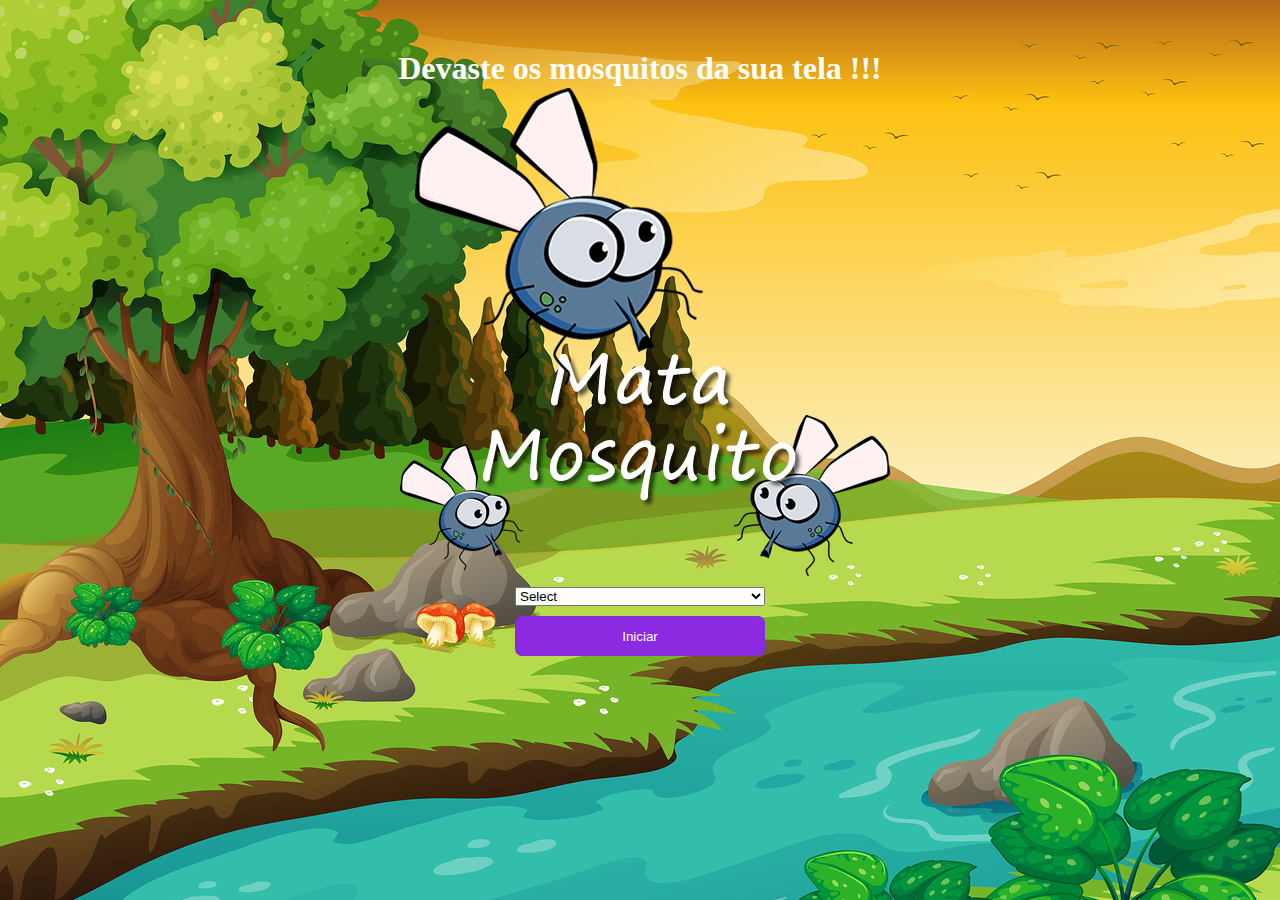
<file: index.html>
<!DOCTYPE html>
<html lang="pt-br">
  <head>
    <meta charset="UTF-8" />
    <meta http-equiv="X-UA-Compatible" content="IE=edge" />
    <meta name="viewport" content="width=device-width, initial-scale=1.0" />
    <link
      href="https://cdn.jsdelivr.net/npm/bootstrap@5.3.0-alpha3/dist/css/bootstrap.min.css"
      rel="stylesheet"
      integrity="sha384-KK94CHFLLe+nY2dmCWGMq91rCGa5gtU4mk92HdvYe+M/SXH301p5ILy+dN9+nJOZ"
      crossorigin="anonymous"
    />
    <link rel="stylesheet" href="style.css" />

    <script>
      function start() {
        var nivel = document.getElementById('nivel').value

        if(nivel === '') {
          alert('Selecione um nível para iniciar o jogo')
          return false
        }
        window.location.href = "app.html?" + nivel

      }
    </script>

    <title>Vitória</title>
  </head>
  <body>
    <div class="container">
      <h1>Devaste os mosquitos da sua tela !!!</h1>
      <div class="image">
        <img src="assets/imagens/game.png" alt="" />
      </div>

      <div class="selecionar">
        <select name="nivel" id="nivel">
          <option value="">Select</option>
          <option value="easy">Easy</option>
          <option value="normal">Normal</option>
          <option value="hard">Hard</option>-
        </select>
      </div>
      <button id="buttone" onclick="start()">Iniciar</button>
    </div>
  </body>
</html>
</file>
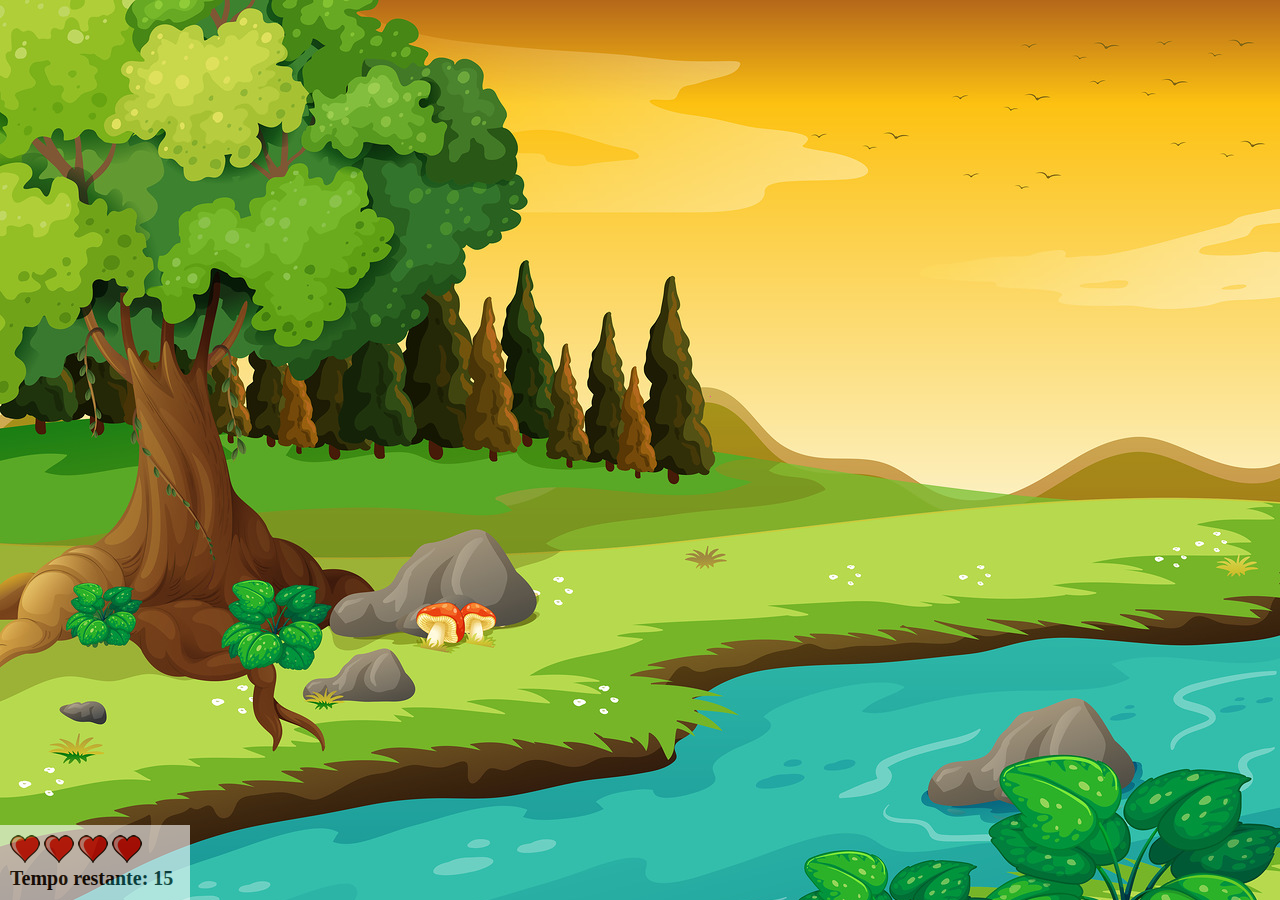
<file: app.html>
<!DOCTYPE html>
<html lang="pt-br">
  <head>
    <meta charset="UTF-8" />
    <meta http-equiv="X-UA-Compatible" content="IE=edge" />
    <meta name="viewport" content="width=device-width, initial-scale=1.0" />
    <link rel="stylesheet" href="style.css" />
    <script src="./jogo.js"></script>
    <title>Document</title>
  </head>
  <body onresize="ajustaTela()">
    <div class="painel">
      <div class="vidas">
        <img
          id="v1"
          src="./assets/imagens/coracao_cheio.png"
          alt="coração vazio"
        />
        <img
          id="v2"
          src="./assets/imagens/coracao_cheio.png"
          alt="coração cheio"
        />
        <img
          id="v3"
          src="./assets/imagens/coracao_cheio.png"
          alt="coração cheio"
        />
        <img
          id="v4"
          src="./assets/imagens/coracao_cheio.png"
          alt="coração cheio"
        />
      </div>
      <div class="cronometro">
        Tempo restante: <span id="cronometro"></span>
      </div>
    </div>

    <script>
      document.getElementById("cronometro").innerHTML = tempo;

      var criaMosquito = setInterval(function () {
        positionRandom();
      }, criaMosquitoTempo);
    </script>
  </body>
</html>
</file>
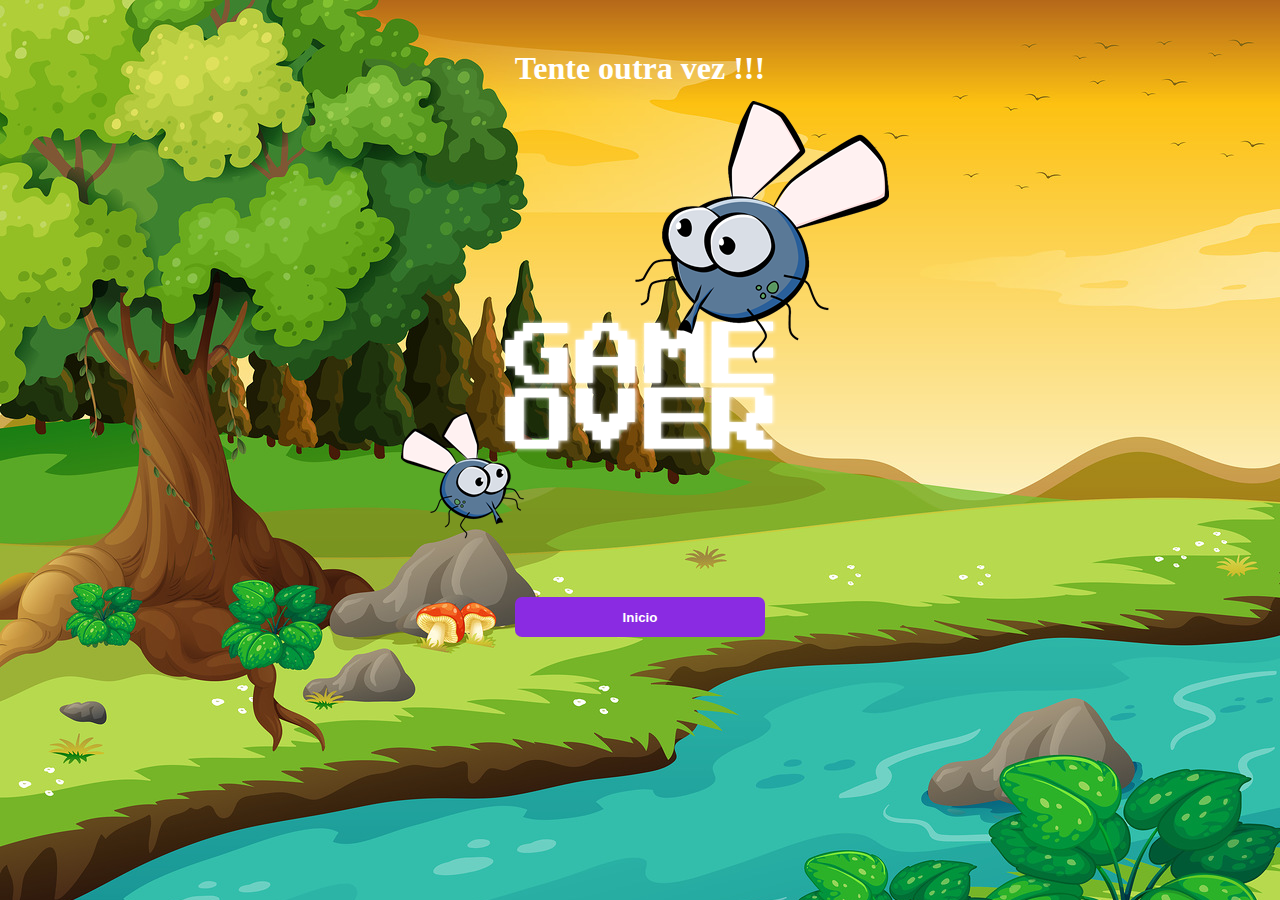
<file: fim_de_jogo.html>
<!DOCTYPE html>
<html lang="pt-br">
  <head>
    <meta charset="UTF-8" />
    <meta http-equiv="X-UA-Compatible" content="IE=edge" />
    <meta name="viewport" content="width=device-width, initial-scale=1.0" />
    <link
      href="https://cdn.jsdelivr.net/npm/bootstrap@5.3.0-alpha3/dist/css/bootstrap.min.css"
      rel="stylesheet"
      integrity="sha384-KK94CHFLLe+nY2dmCWGMq91rCGa5gtU4mk92HdvYe+M/SXH301p5ILy+dN9+nJOZ"
      crossorigin="anonymous"
    />
    <link rel="stylesheet" href="style.css" />
    <title>Fim de Jogo</title>
  </head>
  <body>
    <div class="container">
      <h1>Tente outra vez !!!</h1>
      <div class="image">
        <img src="assets/imagens/game_over.png" alt="" />
      </div>
      <button id="starte"><a href="./index.html">Inicio</a></button>
    </div>
  </body>
</html>
</file>
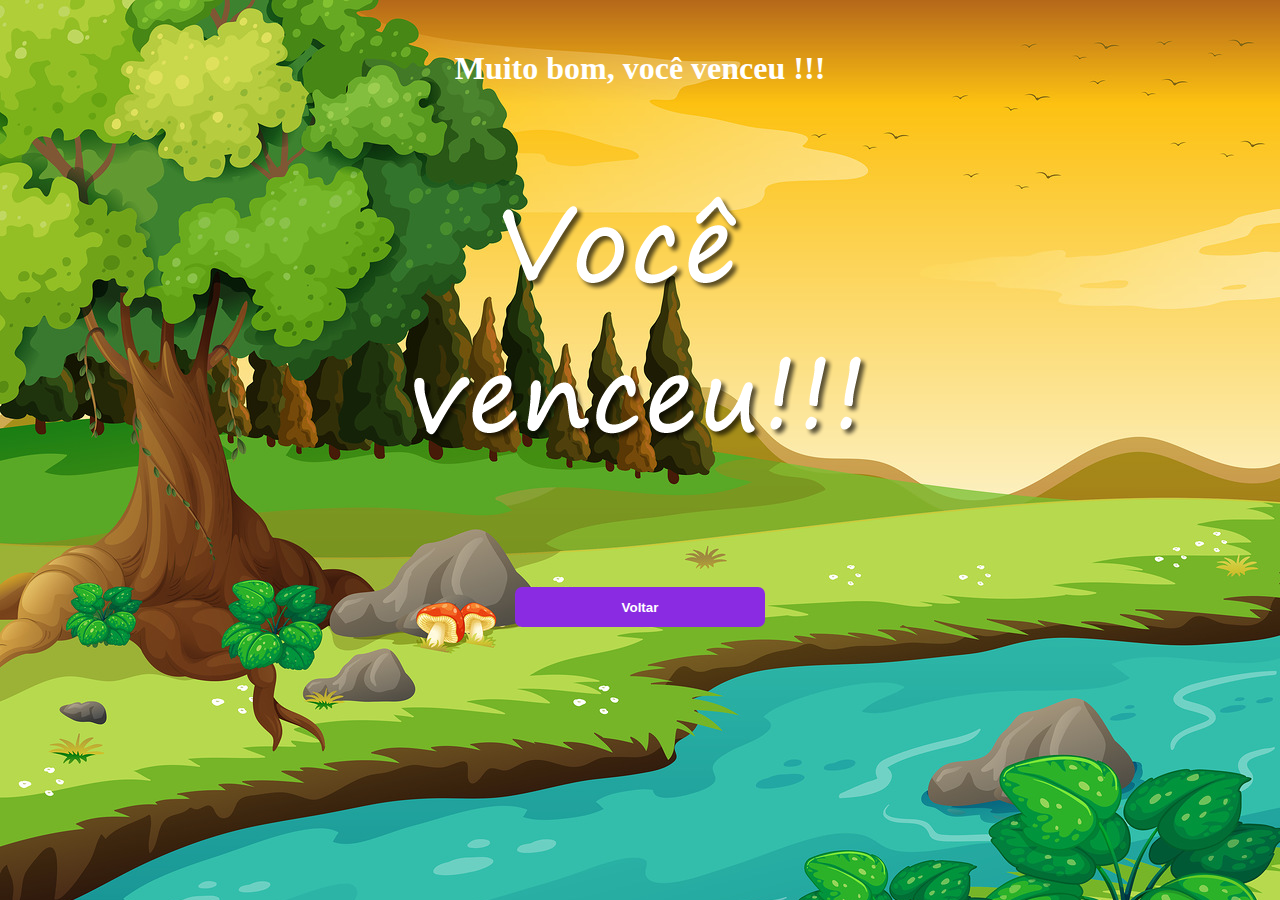
<file: victory.html>
<!DOCTYPE html>
<html lang="pt-br">
  <head>
    <meta charset="UTF-8" />
    <meta http-equiv="X-UA-Compatible" content="IE=edge" />
    <meta name="viewport" content="width=device-width, initial-scale=1.0" />
    <link
      href="https://cdn.jsdelivr.net/npm/bootstrap@5.3.0-alpha3/dist/css/bootstrap.min.css"
      rel="stylesheet"
      integrity="sha384-KK94CHFLLe+nY2dmCWGMq91rCGa5gtU4mk92HdvYe+M/SXH301p5ILy+dN9+nJOZ"
      crossorigin="anonymous"
    />
    <link rel="stylesheet" href="style.css" />
    <title>Vitória</title>
  </head>
  <body>
    <div class="container">
      <h1>Muito bom, você venceu !!!</h1>
      <div class="image">
        <img src="assets/imagens/vitoria.png" alt="" />
      </div>
      <button><a href="./index.html">Voltar</a></button>
    </div>
  </body>
</html>
</file>
<file: style.css>
html {
  cursor: url('assets/imagens/mata_mosca.png') 30 30, auto;
}

* {
  margin: 0;
  padding: 0;
  box-sizing: border-box;
}

body {
  background-image: url('assets/imagens/bg.jpg');
  background-size: cover;
  background-repeat: no-repeat;
}

.mosquito {
  width: 35px;
}

.mosquito2 {
  width: 50px;
}

.mosquito3 {
  width: 65px;
}

.ladoa {
  transform: scaleX(1);
}

.ladob {
  transform: scaleX(-1);
}

.painel {
    background-color: #fff;
    position: absolute;
    width: 190px;
    padding: 10px;
    bottom: 0px;
    opacity: 0.6;
}

.vidas {
    float: left;
}

.cronometro {
    float: left;
    font-size: 20px;
    font-weight: bold;
}

.container {
  display: flex;
  flex-direction: column;
  justify-content: center;
  align-items: center;
}

.container h1 {
  margin-top: 50px;
  color: white;
  font-weight: 900;
}

.image {
  display: flex;
  align-items: center;
  justify-content: center;
}

button {
  width: 250px;
  height: 40px;
  border-radius: 7px;
  border: none;
  background-color: blueviolet;  
}

button:hover {
  background-color: #fff;
  color: blueviolet;
}

button a {
  padding: 12px 55px;
  color: white;
  font-weight: 600;
  text-decoration: none;
}

button a:hover {
  color: blueviolet;
}

#buttone {
  color: white;
}

#buttone:hover {
  color: blueviolet;
}

select {
  width: 250px;

  margin-bottom: 10px;
}

#starte {
  margin-top: 10px;
}
</file>
